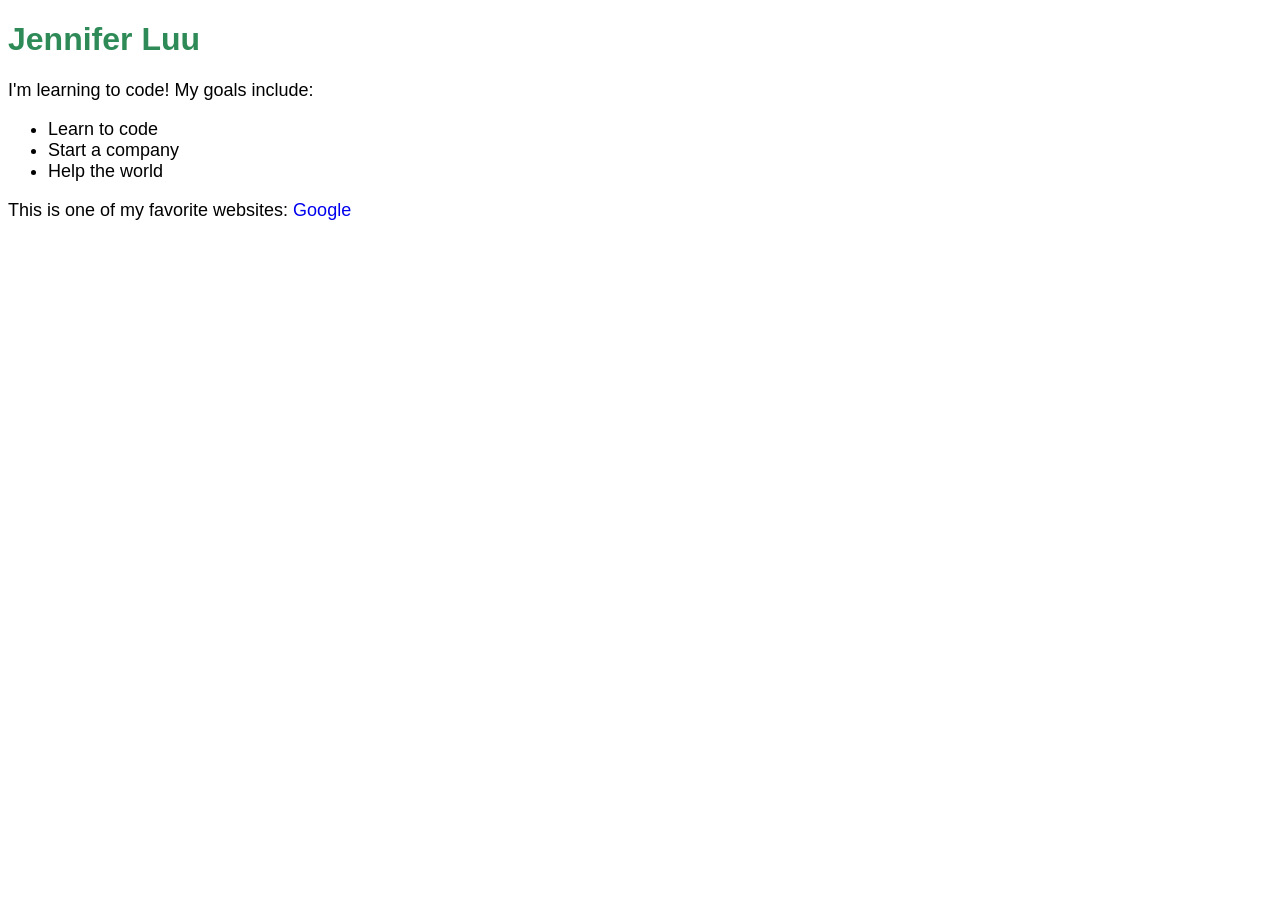
<file: cwebdev-apr2020/DevProject/index.html>
<!DOCTYPE html>
<html>
<head>
  <title>DevProject</title>
  <link href="./resources/css/index.css" type="text/css" rel="stylesheet">
</head>
<body>
  <h1>Jennifer Luu</h1>
  <p>I'm learning to code! My goals include:</p>
  <ul>
    <li>Learn to code</li>
    <li>Start a company</li>
    <li>Help the world</li>
  </ul>
  <p>This is one of my favorite websites: <a href="https://www.google.com/" target="_blank">Google</a></p>

</body>
</html>
</file>
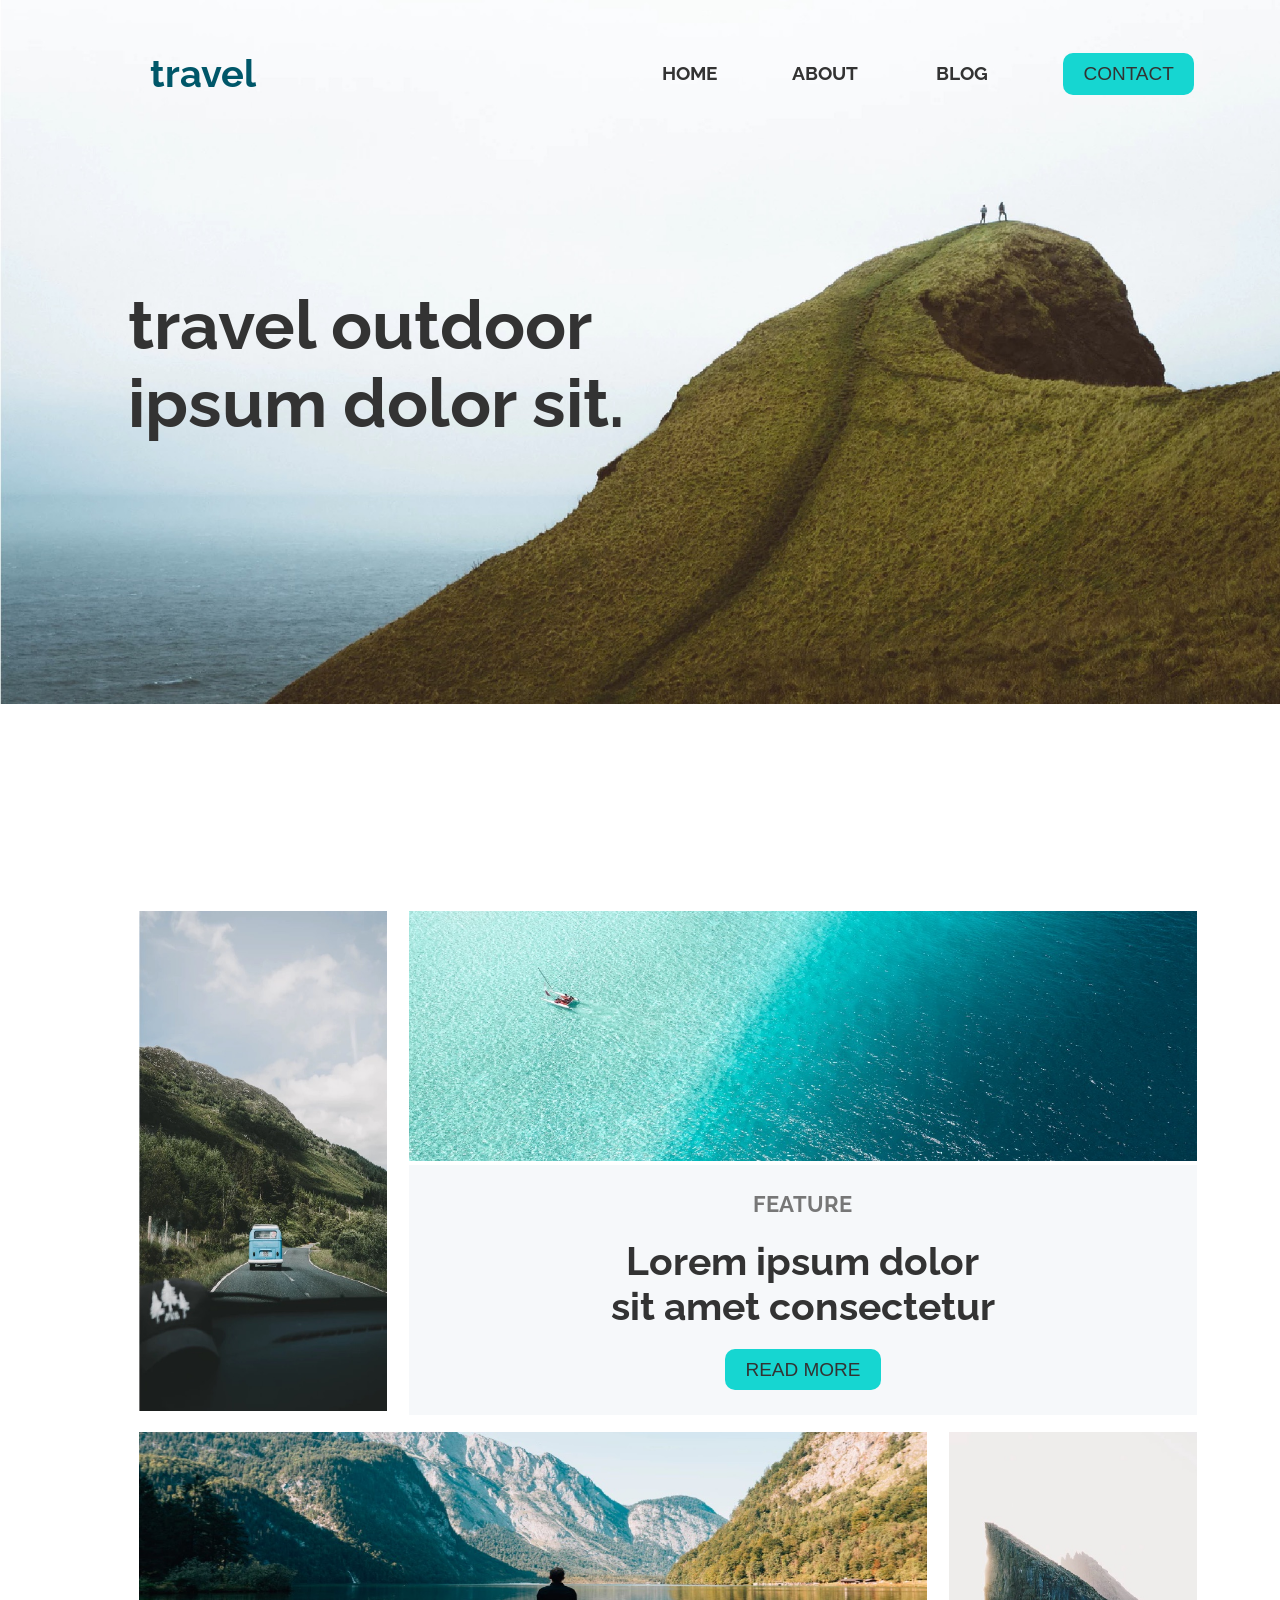
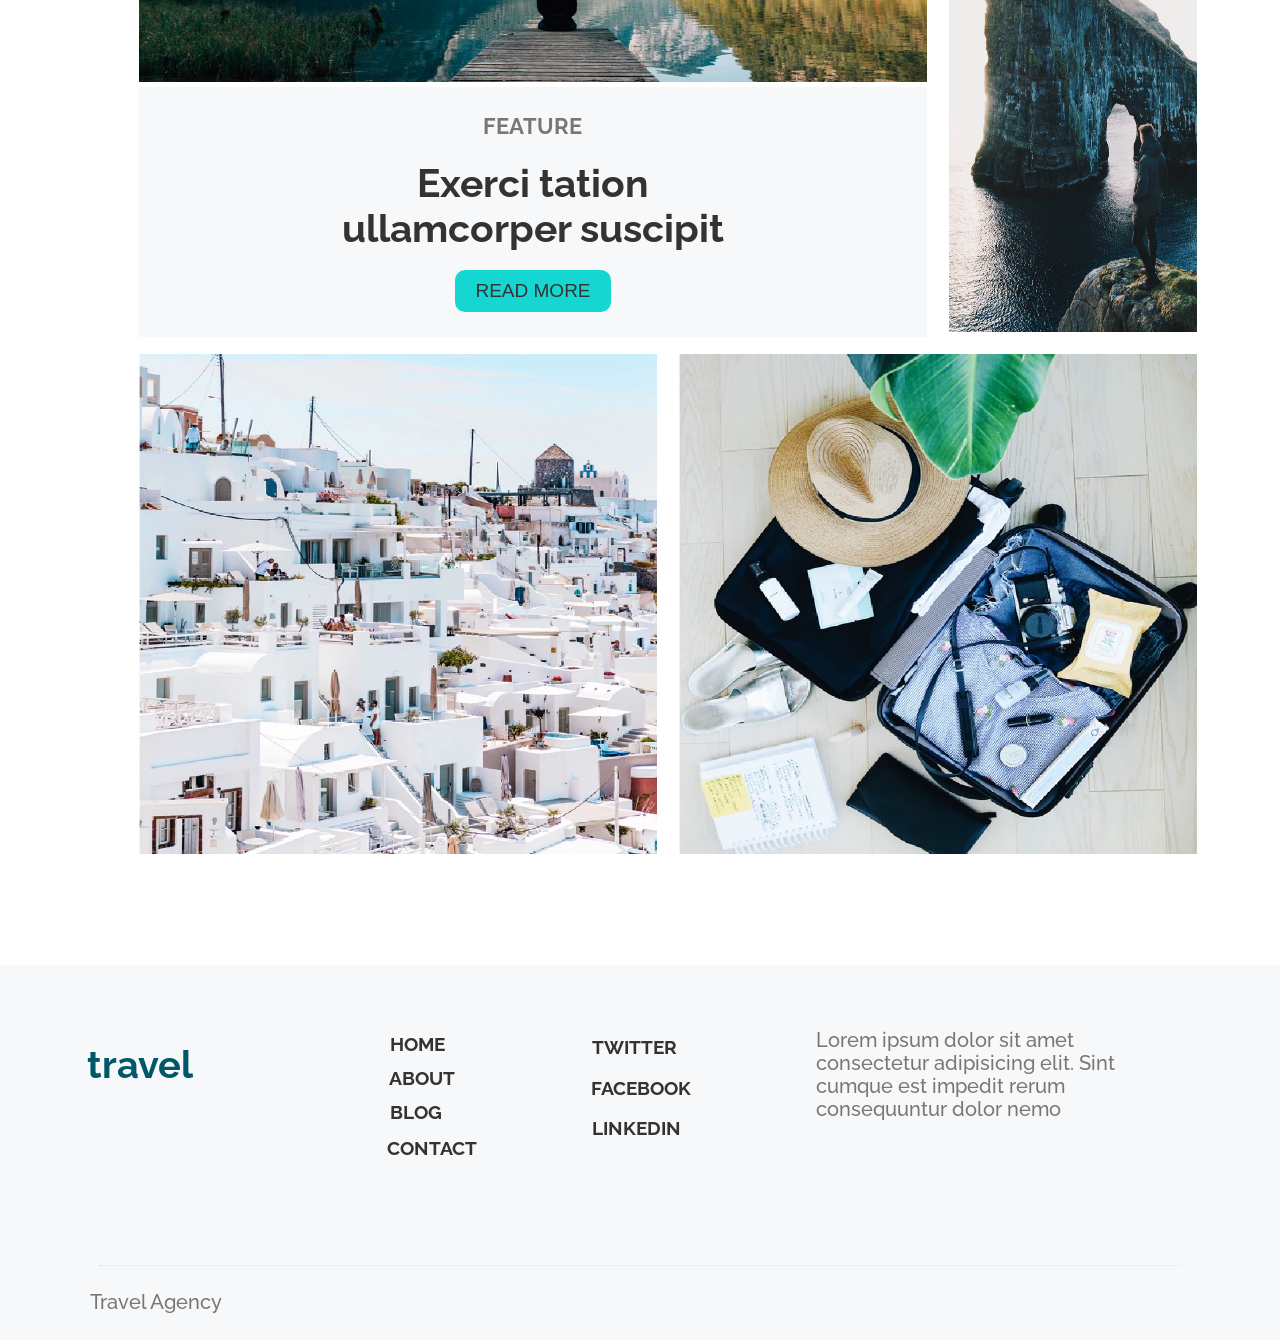
<file: jwebdev-fall2019/jenniferLuu-project1/index.html>
<!DOCTYPE html>
<html lang="en">
<head>
  <meta charset="UTF-8">
  <meta name="viewport" content="width=device-width, initial-scale=1.0">
  <meta http-equiv="X-UA-Compatible" content="ie=edge">
  <title>Project 1</title>
  <link rel="stylesheet" href="style.css">
  <!-- load in google fonts -->
  <link href="https://fonts.googleapis.com/css?family=Raleway&display=swap" rel="stylesheet">
</head>

<body>
  <!-- header -->
  <header>
  <!-- nav -->
  <nav>
    <!-- wraper -->
    <div class="wrapper flexContainer">
      <div class="logo">
        <h1>travel</h1>
      </div><!-- logo -->
      <ul class="nav-header">
        <li><a href="#home">home</a></li>
        <li><a href="#about">about</a></li>
        <li><a href="#blog">blog</a></li>
        <li><a href="#contact"><button>contact</button></a></li>
      </ul>
    </div> 
    <!-- end of wrapper -->
  </nav>  
    <!-- end of nav -->
    <h2>travel outdoor <br>ipsum dolor sit.</h2>
  </header>
  <!-- header ends -->

  <!-- main -->
  <main class="wrapper flex-Container">
    <!-- feature one starts -->
    <div class="card quarter-right">
      <img src="./assets/image-1.jpeg" alt="Rear of blue van driving on road in the mountains">
    </div>

    <div class="card third-left">
      <img src="./assets/image-2.jpeg" alt="Red boat in the blue ocean">
      <div class="feature1">
        <h3>Feature</h3>
        <p class="large-text">Lorem ipsum dolor sit amet consectetur</p>
        <button>Read more</button>
      </div>
    </div>
      <!-- feature one ends -->
      <!-- feature two starts --> 
    <div class="card third-right">
      <img src="./assets/image-3.jpeg" alt="Person sitting at the end of a dock at a lake surrounded by mountains and trees">
      <div class="feature2">
        <h3>Feature</h3>
        <p class="large-text">Exerci tation ullamcorper suscipit</p> 
        <button>Read more</button>
      </div>
    </div>
      
    <div class="card quarter-left">
      <img src="./assets/image-4.jpeg" alt="person viewing big clif in the ocean">
    </div>  
      <!-- feature two ends -->
      <!-- third row -->
    <div class="card half">
      <img src="./assets/image-5.jpeg" alt="white residential buildings">
    </div>
  
    <div class="card half">
      <img src="./assets/image-6.jpeg" alt="open suitcase with hat, notebook, clothes and make-up">
    </div>
    <!-- end of third row -->
  </main>
  <!-- main ends -->
  <!-- footer -->
  <footer>
    <section>
      <div class="logo">
        <h1>travel</h1>
      </div>
      <ul class="footer-nav">
        <li><a href="#home">home</a></li>
        <li><a href="#about">about</a></li>
        <li><a href="#blog">blog</a></li>
        <li><a href="#contact">contact</a></li>
      </ul>

      <ul class="footer-social">
        <li><a href="#twitter">twitter</a></li>
        <li><a href="#facebook">facebook</a></li>
        <li><a href="#linkedin">linkedin</a></li>
      </ul>
      <p class="footer-text">Lorem ipsum dolor sit amet consectetur adipisicing elit. Sint cumque est impedit rerum consequuntur dolor nemo</p>
    </section>
    <hr>
    <p class="copyright">travel agency</p>
  </footer>
  <!-- footer ends -->
</body>
</html>
</file>
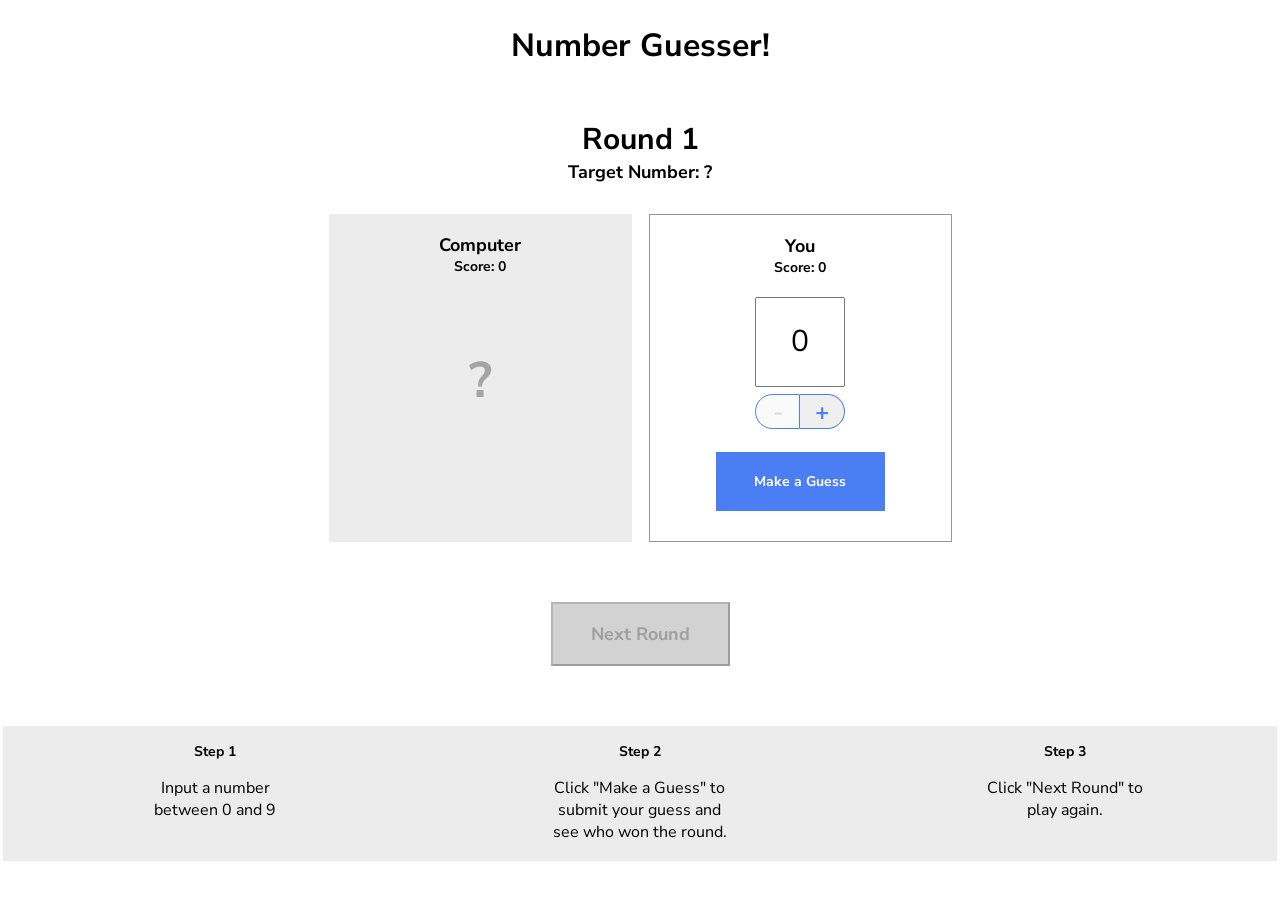
<file: cwebdev-apr2020/NumberGuesser/number-guesser-starting/index.html>
<!doctype html>
<!-- REF Checkpoints: https://www.codecademy.com/practice/projects/number-guesser-independent-practice -->
<html>
  <head>
    <title>Number Guesser</title>
    <link href="https://fonts.googleapis.com/css?family=Nunito+Sans:400,700" rel="stylesheet">
    <link rel="stylesheet" href="./style.css">
  </head>
  <body>
    <div class="game-container">
      <header>
        <h1>Number Guesser!</h1>
      </header>
      
      <div class="rounds">
        <p class="round-label">Round <span id="round-number">1</span></p>
        <p class="guess-label">Target Number: <span id="target-number">?</span></p>
      </div>

      <div class="guessing-area">
        <div class="guess computer-guess">
          <div class="guess-title">
            <p class="guess-label">Computer</p>
            <p class="score-label">Score: <span id="computer-score">0</span></p>
          </div>
          <p id="computer-guess">?</p>
          <p class="winning-text" id="computer-wins"></p>
        </div>
        <div class="guess human-guess">
          <div class="guess-title">
            <p class="guess-label">You</p>
            <p class="score-label">Score: <span id="human-score">0</span></p>
          </div>
          <input type="number" id="human-guess" min=0 max=9 value=0>
          <div class="number-controls">
            <button class="number-control left" id="subtract" disabled>-</button>
            <button class="number-control right" id="add">+</button>
          </div>
          <button class="button" id="guess">Make a Guess</button>
        </div>
      </div>

      <div class="next-round-container">
        <button class="button" id="next-round" disabled>Next Round</button>
      </div>

    </div>
    
    <div class="instructions">
      <div class="instruction">
        <h3>Step 1</h3>
        <p>Input a number between 0 and 9</p>
      </div>
      <div class="instruction">
        <h3>Step 2</h3>
        <p>Click "Make a Guess" to submit your guess and see who won the round.</p>
      </div>
      <div class="instruction">
        <h3>Step 3</h3>
        <p>Click "Next Round" to play again.</p>
      </div>
    </div>

    <script src="./script.js"></script>
    <script src="./game.js"></script>
  </body>
</html>
</file>
<file: cwebdev-apr2020/DevProject/resources/css/index.css>
* {
  font-family: Helvetica, Arial, sans-serif;
}


h1 {
  color: SeaGreen;
}


p, 
li {
  font-size: 18px;
}


a {
  text-decoration: none;
}
</file>
<file: jwebdev-fall2019/jenniferLuu-project1/style.css>
html{line-height:1.15;-ms-text-size-adjust:100%;-webkit-text-size-adjust:100%}body{margin:0}article,aside,footer,header,nav,section{display:block}h1{font-size:2em;margin:.67em 0}figcaption,figure,main{display:block}figure{margin:1em 40px}hr{box-sizing:content-box;height:0;overflow:visible}pre{font-family:monospace,monospace;font-size:1em}a{background-color:transparent;-webkit-text-decoration-skip:objects}abbr[title]{border-bottom:none;text-decoration:underline;text-decoration:underline dotted}b,strong{font-weight:inherit}b,strong{font-weight:bolder}code,kbd,samp{font-family:monospace,monospace;font-size:1em}dfn{font-style:italic}mark{background-color:#ff0;color:#000}small{font-size:80%}sub,sup{font-size:75%;line-height:0;position:relative;vertical-align:baseline}sub{bottom:-.25em}sup{top:-.5em}audio,video{display:inline-block}audio:not([controls]){display:none;height:0}img{border-style:none}svg:not(:root){overflow:hidden}button,input,optgroup,select,textarea{font-family:sans-serif;font-size:100%;line-height:1.15;margin:0}button,input{overflow:visible}button,select{text-transform:none}button,html [type=button],[type=reset],[type=submit]{-webkit-appearance:button}button::-moz-focus-inner,[type=button]::-moz-focus-inner,[type=reset]::-moz-focus-inner,[type=submit]::-moz-focus-inner{border-style:none;padding:0}button:-moz-focusring,[type=button]:-moz-focusring,[type=reset]:-moz-focusring,[type=submit]:-moz-focusring{outline:1px dotted ButtonText}fieldset{padding:.35em .75em .625em}legend{box-sizing:border-box;color:inherit;display:table;max-width:100%;padding:0;white-space:normal}progress{display:inline-block;vertical-align:baseline}textarea{overflow:auto}[type=checkbox],[type=radio]{box-sizing:border-box;padding:0}[type=number]::-webkit-inner-spin-button,[type=number]::-webkit-outer-spin-button{height:auto}[type=search]{-webkit-appearance:textfield;outline-offset:-2px}[type=search]::-webkit-search-cancel-button,[type=search]::-webkit-search-decoration{-webkit-appearance:none}::-webkit-file-upload-button{-webkit-appearance:button;font:inherit}details,menu{display:block}summary{display:list-item}canvas{display:inline-block}template{display:none}[hidden]{display:none}
        
.clearfix:after {visibility: hidden; display: block; font-size: 0; content: ''; clear: both; height: 0; }
        
html { -moz-box-sizing: border-box; -webkit-box-sizing: border-box; box-sizing: border-box;}
        
*, *:before, *:after {box-sizing: inherit}
        
.sr-only { position: absolute; width: 1px; height: 1px; margin: -1px; border: 0; padding: 0; white-space: nowrap; clip-path: inset(100%); clip: rect(0 0 0 0); overflow: hidden;}

/* stripping styles */
body,
p,
ul,
h1,
h2 {
  margin: 0;
  padding: 0;
}

ul {
  list-style: none;
}

a {
  text-decoration: none;
}

html {
    font-size: 62.5%;
}

body {
    font-size: 1.6rem;
    font-family: 'Raleway', sans-serif;
  }

  img {
    width: 100%;
    height: 100%;
  }

.wrapper {
    max-width: 1080px;
    width: 90%;
    margin: 0 10%;
  }

section {
  margin: 100px 0;
}

h1 {
  font-size: 38px;
  font-weight: 700;
  color: #005769;
}
h2 {
  font-size: 68px;
  color: #333333;
  font-weight: 700;
  margin-left: 100px;
  padding-top: 100px;
  margin: 5% 10%;
}

h3 {
  font-size: 22px;
  color: #777777;
  text-transform: uppercase;
}

header {
  min-height: 900px;
  min-width: 100%;
  display: flex;
  flex-direction: column;
  background-image: url(./assets/image-main.jpeg);
  background-size: contain;
  background-repeat: no-repeat;
}

nav {
  background: none;
  padding-top: 2%;
}

.flexContainer {
  display: flex;
}

.logo {
  display: flex;
  flex: 1 0 50%;
  align-items: center;
}

.nav-header {
  display: flex;
  flex: 2 1 70%;
}

ul li {
  flex: 1 1 auto;
  display: flex;
  align-items: center;
  justify-content: flex-end;
}

ul li a {
  padding: 10%;
}

a {
  font-size: 19px;
  font-weight: 700;
  color: #333333;
  text-transform: uppercase;
}

button {
  font-size: 19px;
  background-color:#16d6d1;
  color: #333333;
  padding: 10px 20px;
  margin: 5%;
  border-radius: 10px;
  border: none;
  text-transform: uppercase;
}

.large-text {
  font-size: 39px;
  font-weight: 700;
  color: #333333;
}

.flex-Container {
  display: flex;
  flex-wrap: wrap;
}

.card {
  max-height: 500px;
  width: calc((100%/2) - 2%);
  margin: 1%;
}

.feature1 {
  background: #F6F8FA;
  width: 100%;
  height: 250px;
  text-align: center;
  padding: 5px 200px 5px 200px;
}

.third-left {
  width: calc(75% - 2%);
  height: 250px;
}

.quarter-right {
  height: 500px;
  width: calc(25% - 2%);
}

.third-right {
  width: calc(75% - 2%);
  height: 250px;
}

.quarter-left {
  height: 500px;
  width: calc(25% - 2%);
}

.feature2 {
  background: #F6F8FA;
  width: 100%;
  height: 250px;
  text-align: center;
  padding: 5px 200px 5px 200px;
}

.half {
  height: 500px;
  width: calc(50% - 2%);
}

footer{
  background-color: #F6F8FA;
}

section {
  display: flex;
  padding: 5%;
  max-height: 200px;
  text-align: left;
}

.footer-text {
  font-size: 20px;
  font-weight: 500;
  color: #777777;
  max-width: 400px;
  padding-right: 3%;
}

.logo {
  display: flex;
  flex: 1 2 70%;
  padding-left: 2%;
  padding-top: 0%;
}

.footer-nav {
  margin-right: 10%;
  display: flex;
  flex-direction: column; 
  align-items: flex-start;
}

.footer-social {
  margin-right: 10%;
  display: flex;
  flex-direction: column; 
  align-items: flex-start;
}

.copyright {
  font-size: 20px;
  font-weight: 500;
  color: #777777;
  text-transform: capitalize;
  padding: 2% 0% 2% 7%;
}

hr {
  margin: 0px 100px;
  border-top: 1px; 
}
</file>
<file: cwebdev-apr2020/NumberGuesser/number-guesser-starting/style.css>
* {
  font-family: 'Nunito Sans';
  box-sizing: border-box;
}

body {
  margin: 0 auto;
  padding: 3px;
  background-color: #fff;
}

.game-container {
  max-width: 640px;
  margin: 0 auto;
  text-align: center;
}

header {
  display: flex;
  justify-content: center
}

.rounds {
  display: flex;
  flex-direction: column;
  align-items: center;
  margin-bottom: 30px;
}

.round-label {
  font-size: 30px;
  font-weight: 700;
  margin-bottom: 0px;
}

.guess {
  min-width: 303px;
  height: 328px;
  display: flex;
  flex-direction: column;
  align-items: center;
  padding: 19px;
}

.guessing-area {
  display: flex;
  justify-content: space-around;
  align-items: flex-start;
  margin-bottom: 60px;
}

.guess-title {
  display: flex;
  flex-direction: column;
  align-items: center;
  justify-content: flex-start;
  margin-bottom: 20px;
}

.guess-label {
  font-size: 18px;
  font-weight: 700;
  margin: 0;
}

.score-label {
  font-size: 14px;
  font-weight: 700;
  margin: 0;
}

.target-guess {
  display: flex;
  flex-direction: column;
  align-items: center;
  justify-content: flex-start;
}

.computer-guess {
  background-color: #ececec;
}

#computer-guess {
  font-size: 50px;
  font-weight: 700;
  color: #a5a5a5;
}

.human-guess {
  border: 1px solid #979797;
}

.guess input {
  height: 90px;
  width: 90px;
  font-size: 30px;
  text-align: center;
  margin: 0 auto;
  margin-bottom: 7px;
}

.number-controls {
  font-size: 0;
  margin-bottom: 23px;
}

.number-control {
  border: solid 1px #4c7ef3;
  display: inline-block;
  width: 45px;
  height: 35px;
  font-size: 24px;
  font-weight: 700;
  color: #4c7ef3;
  cursor: pointer;
}

.number-controls button[disabled] {
  color: #dfdfdf;
  cursor: default;
}

.left {
  border-top-left-radius: 22.5px;
  border-bottom-left-radius: 22.5px;
}

.right {
  border-top-right-radius: 22.5px;
  border-bottom-right-radius: 22.5px;
  border-left-width: 0px;
}

.controls {
  display: flex;
  justify-content: space-around;
}

.button {
  background-color: #4c7ef3;
  color: #fff;
  cursor: pointer;
}

#guess {
  padding: 20px;
  width: 169px;
  height: 59px;
  border: none;
  font-weight: 700;
  font-size: 14px;
}

input[type=number]::-webkit-inner-spin-button {
  -webkit-appearance: none;
}

#next-round {
  width: 179px;
  height: 64px;
  font-size: 18px;
  font-weight: bold;
  margin-left: auto;
  margin-right: auto;
  margin-bottom: 60px;
}
  
.button[disabled] {
  background-color: #d2d2d2;
  color: #a0a0a0;
  cursor: default;
}

.instructions {
  background-color: #ececec;
  width: 100%;
  display: flex;
  justify-content: space-around;
}

.instruction {
  width: 180px;
  padding: 2px;
  text-align: center;
}

.instructions h3 {
  font-size: 14px;
}


.winning-text, .winning-text[disabled] {
  color: #ec3636;
  font-weight: 700;
}
</file>
